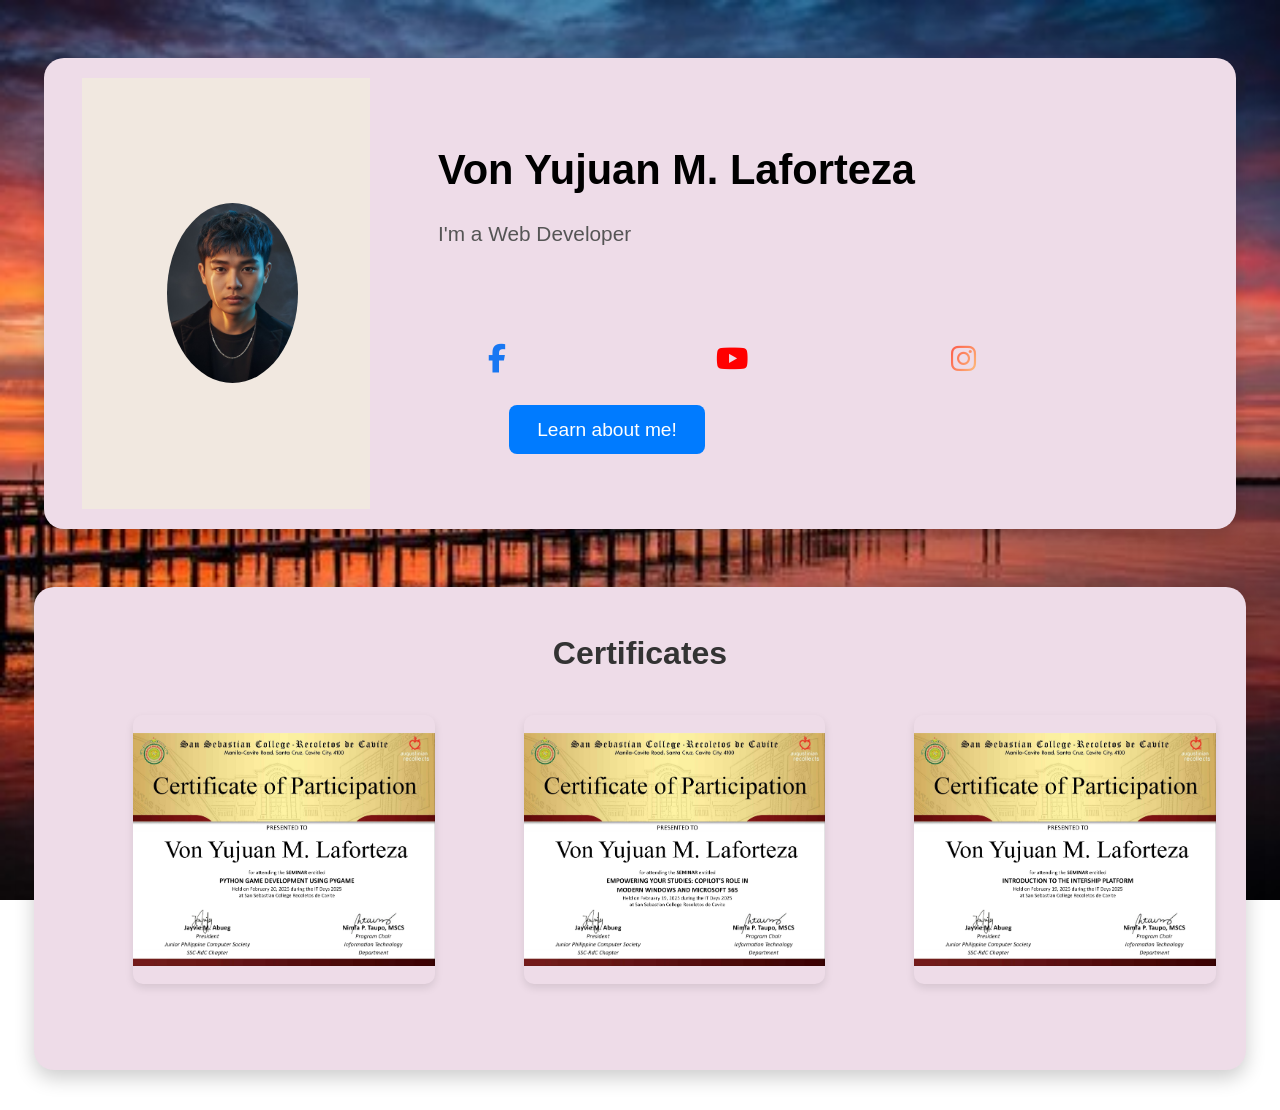
<file: index.html>
<!DOCTYPE html>
<html lang="en">
<head>
    <meta charset="UTF-8">
    <meta name="viewport" content="width=device-width, initial-scale=1.0">
    <title>Profile Page</title>
    
    <link rel="stylesheet" href="style.css">
    
    <link
      rel="stylesheet"
      href="https://cdnjs.cloudflare.com/ajax/libs/font-awesome/6.4.0/css/all.min.css"
    />
</head>
<body>

    <div class="container">
        <div class="profile-image">
            <img src="prof1.jpg" alt="Von Yujuan M. Laforteza">
        </div>

        <div class="profile-info">
            <h1>Von Yujuan M. Laforteza</h1>
            <p>I'm a Web Developer</p>

                        <div class="links social-icons-fixed"> 
                <a href="https://www.facebook.com/v.yujuan" class="facebook" target="_blank">
                    <i class="fab fa-facebook-f"></i>
                </a>
                <a href="https://www.youtube.com/@ad-vonlaforteza9248" class="youtube" target="_blank">
                    <i class="fab fa-youtube"></i>
                </a>
                <a href="https://www.instagram.com/vyuone/" class="instagram" target="_blank">
                    <i class="fab fa-instagram"></i>
                </a>
            </div>

            <div class="buttons">
                <a href="about.html">Learn about me!</a>
            </div>
        </div>
    </div>

    <div class="certificates-container">
        <h2>Certificates</h2>
        <div class="certificate-gallery">
            <div class="certificate-item">
                <img src="cert1.jpeg" alt="Certificate 1">
            </div>
            <div class="certificate-item">
                <img src="cert2.jpeg" alt="Certificate 2">
            </div>
            <div class="certificate-item">
                <img src="cert3.jpeg" alt="Certificate 3">
            </div>
        </div>
    </div>
</body>

</html>
</file>
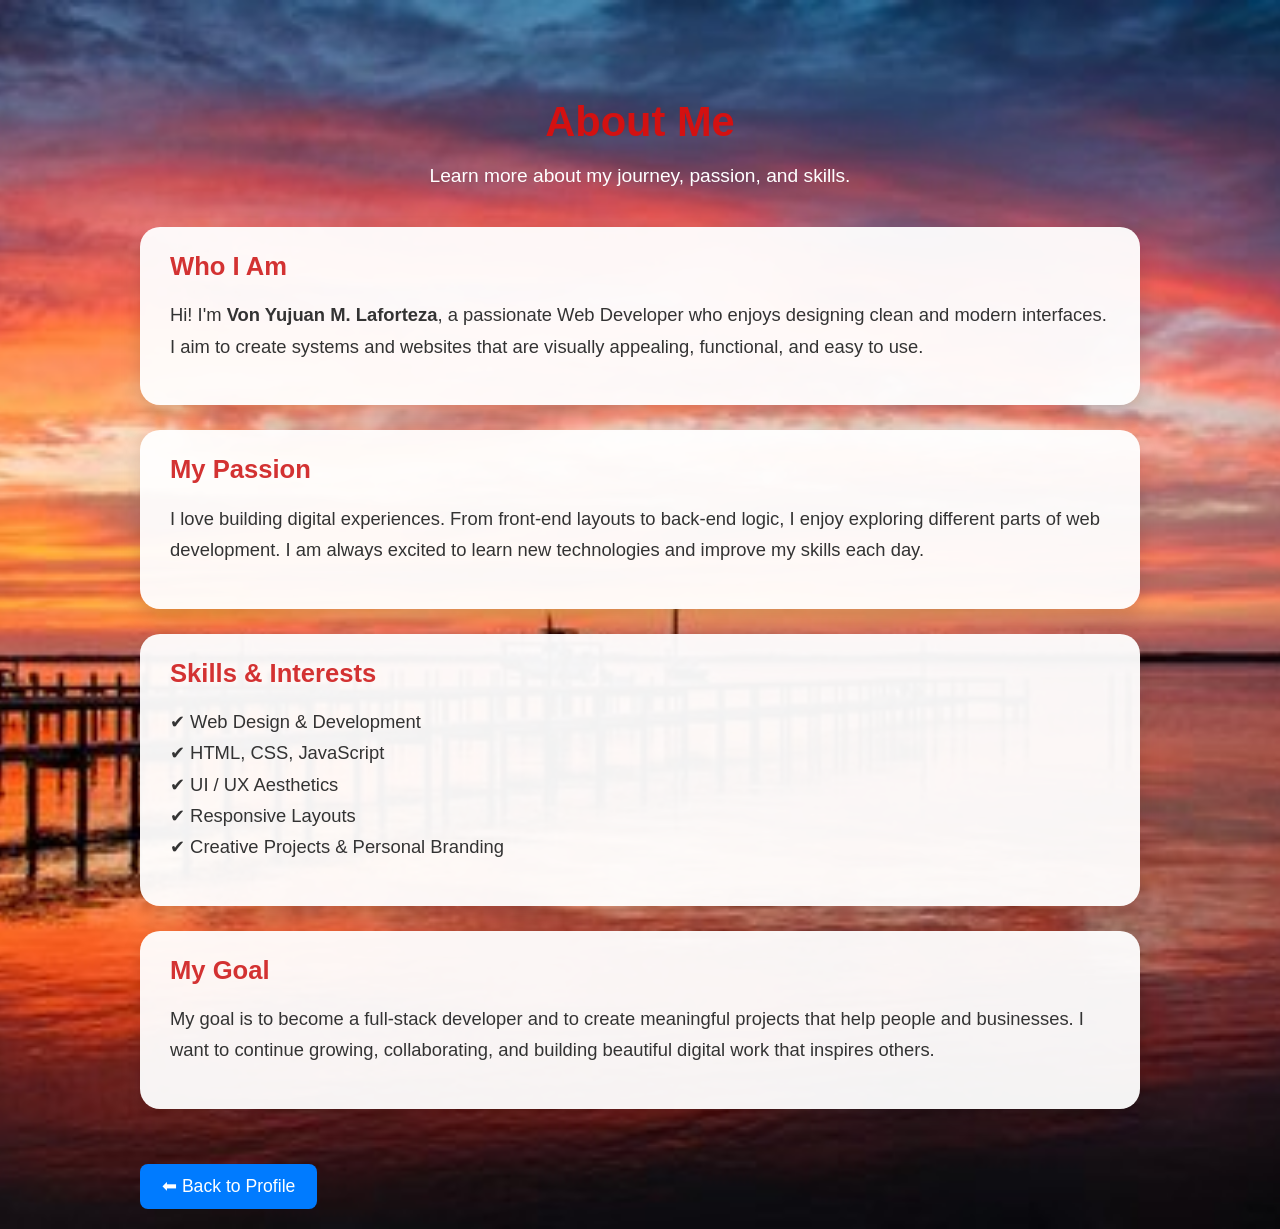
<file: about.html>
<!DOCTYPE html>
<html lang="en">
<head>
    <meta charset="UTF-8">
    <meta name="viewport" content="width=device-width, initial-scale=1.0">
    <title>About Me</title>
    <style>
        body {
            font-family: Arial, sans-serif;
            margin: 0;
            padding: 0;
            background-image: url('bgpeach.jpg');
            background-size: cover;
            background-position: center;
            background-repeat: no-repeat;
            display: flex;
            justify-content: center;
            align-items: flex-start;
            min-height: 100vh;
        }

        .about-container {
            width: 85%;
            max-width: 1000px;
            margin-top: 50px;
            padding: 20px;
        }

        .about-header {
            text-align: center;
            margin-bottom: 40px;
        }

        .about-header h1 {
            font-size: 2.6em;
            color: #d31111;
            margin-bottom: 10px;
        }

        .about-header p {
            font-size: 1.2em;
            color: #ffffff;
        }

        /* New card style for each section */
        .about-card {
            background-color: rgba(255, 255, 255, 0.95);
            border-radius: 20px;
            padding: 25px 30px;
            margin-bottom: 25px;
            box-shadow: 0 8px 20px rgba(0,0,0,0.15);
            transition: transform 0.3s, box-shadow 0.3s;
        }

        .about-card:hover {
            transform: translateY(-5px);
            box-shadow: 0 12px 25px rgba(0,0,0,0.25);
        }

        .section-title {
            font-size: 1.6em;
            color: #d33232;
            font-weight: bold;
            margin-bottom: 12px;
        }

        .about-card p {
            font-size: 1.15em;
            line-height: 1.7em;
            color: #333;
        }

        .back-btn {
            display: inline-block;
            margin-top: 30px;
            padding: 12px 22px;
            background-color: #007bff;
            color: white;
            text-decoration: none;
            border-radius: 8px;
            font-size: 1.1em;
            transition: opacity 0.3s;
        }

        .back-btn:hover {
            opacity: 0.9;
        }

    </style>
</head>
<body>

    <div class="about-container">

        <div class="about-header">
            <h1>About Me</h1>
            <p>Learn more about my journey, passion, and skills.</p>
        </div>

        <!-- ⭐ Cards for each section -->
        <div class="about-card">
            <div class="section-title">Who I Am</div>
            <p>
                Hi! I'm <strong>Von Yujuan M. Laforteza</strong>, a passionate Web Developer who enjoys designing
                clean and modern interfaces. I aim to create systems and websites that are visually appealing,
                functional, and easy to use.
            </p>
        </div>

        <div class="about-card">
            <div class="section-title">My Passion</div>
            <p>
                I love building digital experiences. From front-end layouts to back-end logic,
                I enjoy exploring different parts of web development. I am always excited to learn new
                technologies and improve my skills each day.
            </p>
        </div>

        <div class="about-card">
            <div class="section-title">Skills & Interests</div>
            <p>
                ✔ Web Design & Development <br>
                ✔ HTML, CSS, JavaScript <br>
                ✔ UI / UX Aesthetics <br>
                ✔ Responsive Layouts <br>
                ✔ Creative Projects & Personal Branding <br>
            </p>
        </div>

        <div class="about-card">
            <div class="section-title">My Goal</div>
            <p>
                My goal is to become a full-stack developer and to create meaningful projects that
                help people and businesses. I want to continue growing, collaborating, and building
                beautiful digital work that inspires others.
            </p>
        </div>

        <a href="index.html" class="back-btn">⬅ Back to Profile</a>

    </div>

    

</body>
</html>
</file>
<file: style.css>
body {
    font-family: Arial, sans-serif;
    margin: 0;
    padding: 0;
    display: flex;
    flex-direction: column; 
    justify-content: flex-start; 
    align-items: center;
    min-height: 100vh;
    background-image: url('bgpeach.jpg'); 
    background-size: cover;
    background-repeat: no-repeat;
    background-position: center;
    background-attachment: fixed;
    padding-bottom: 40px; 
}


.container {
    display: flex;
    background-color: #eedce8;
    box-shadow: 0 8px 20px rgba(0, 0, 0, 0.2);
    border-radius: 20px;
    overflow: hidden;
    width: 90%;
    max-width: 1200px;
    padding: 20px;
    margin-top: 40px;
}


.profile-image {
    background-color: #f1e8e0; 
    padding: 50px;
    display: flex;
    justify-content: center;
    align-items: center;
}


.profile-image img {
    width: 180px;
    height: 180px;
    border-radius: 50%;
    object-fit: cover;
}


.profile-info {
    padding: 50px;
    flex-grow: 1;
}

.profile-info h1 {
    margin: 0;
    font-size: 2.6em;
    font-weight: bold;
}

.profile-info p {
    font-size: 1.3em;
    margin-top: 10px;
    color: #555;
}


.profile-info .links {
    margin-top: 25px;
  
    display: flex;
    gap: 15px; 
}

.profile-info .links a {
    
    font-size: 1.8em;
    transition: transform 0.3s;
    text-decoration: none; 
}


.profile-info .links a.facebook { color: #1877F2; }
.profile-info .links a.youtube { color: #FF0000; }
.profile-info .links a.instagram { 
    background: radial-gradient(circle at 30% 107%, #fdf497 0%, #fdf497 5%, #fd5949 45%, #d6249f 60%, #285AEB 90%);
    -webkit-background-clip: text;
    -webkit-text-fill-color: transparent;
}

.profile-info .links a:hover {
    transform: scale(1.2);
}


.profile-info .buttons {
    margin-top: 25px;
}

.profile-info .buttons a {
    padding: 14px 28px;
    background-color: #007bff;
    color: white;
    text-decoration: none;
    font-size: 1.2em;
    border-radius: 8px;
}


.certificates-container {
    background-color: #eedce8; 
    box-shadow: 0 8px 20px rgba(0, 0, 0, 0.2);
    border-radius: 20px;
    width: 90%;
    max-width: 1200px;
    padding: 30px;
    margin-top: 40px;
    text-align: center;
}

.certificates-container h2 {
    font-size: 2em;
    color: #333;
    margin-top: 0;
    margin-bottom: 25px;
}

.certificate-gallery {
    display: flex;
    flex-wrap: wrap; 
    justify-content: space-around;
    gap: 20px; 
}

.certificate-item {
    flex: 1 1 300px;
    max-width: 350px;
    border-radius: 10px;
    overflow: hidden;
    box-shadow: 0 4px 8px rgba(0, 0, 0, 0.1);
    transition: transform 0.3s, box-shadow 0.3s;
}

.certificate-item:hover {
    transform: translateY(-5px);
    box-shadow: 0 12px 24px rgba(0, 0, 0, 0.2);
}

.certificate-item img {
    width: 100%;
    height: auto;
    display: block;
    object-fit: cover;
}

@media (max-width: 768px) {
    .container {
        flex-direction: column;
        align-items: center;
        padding: 0;
    }
    
    .profile-image, .profile-info {
        padding: 20px;
    }
    
    .profile-info {
        text-align: center;
    }
    
    .certificate-gallery {
        flex-direction: column; 
        align-items: center;
    }
    
    .certificate-item {
        max-width: 90%;
    }
}
</file>
